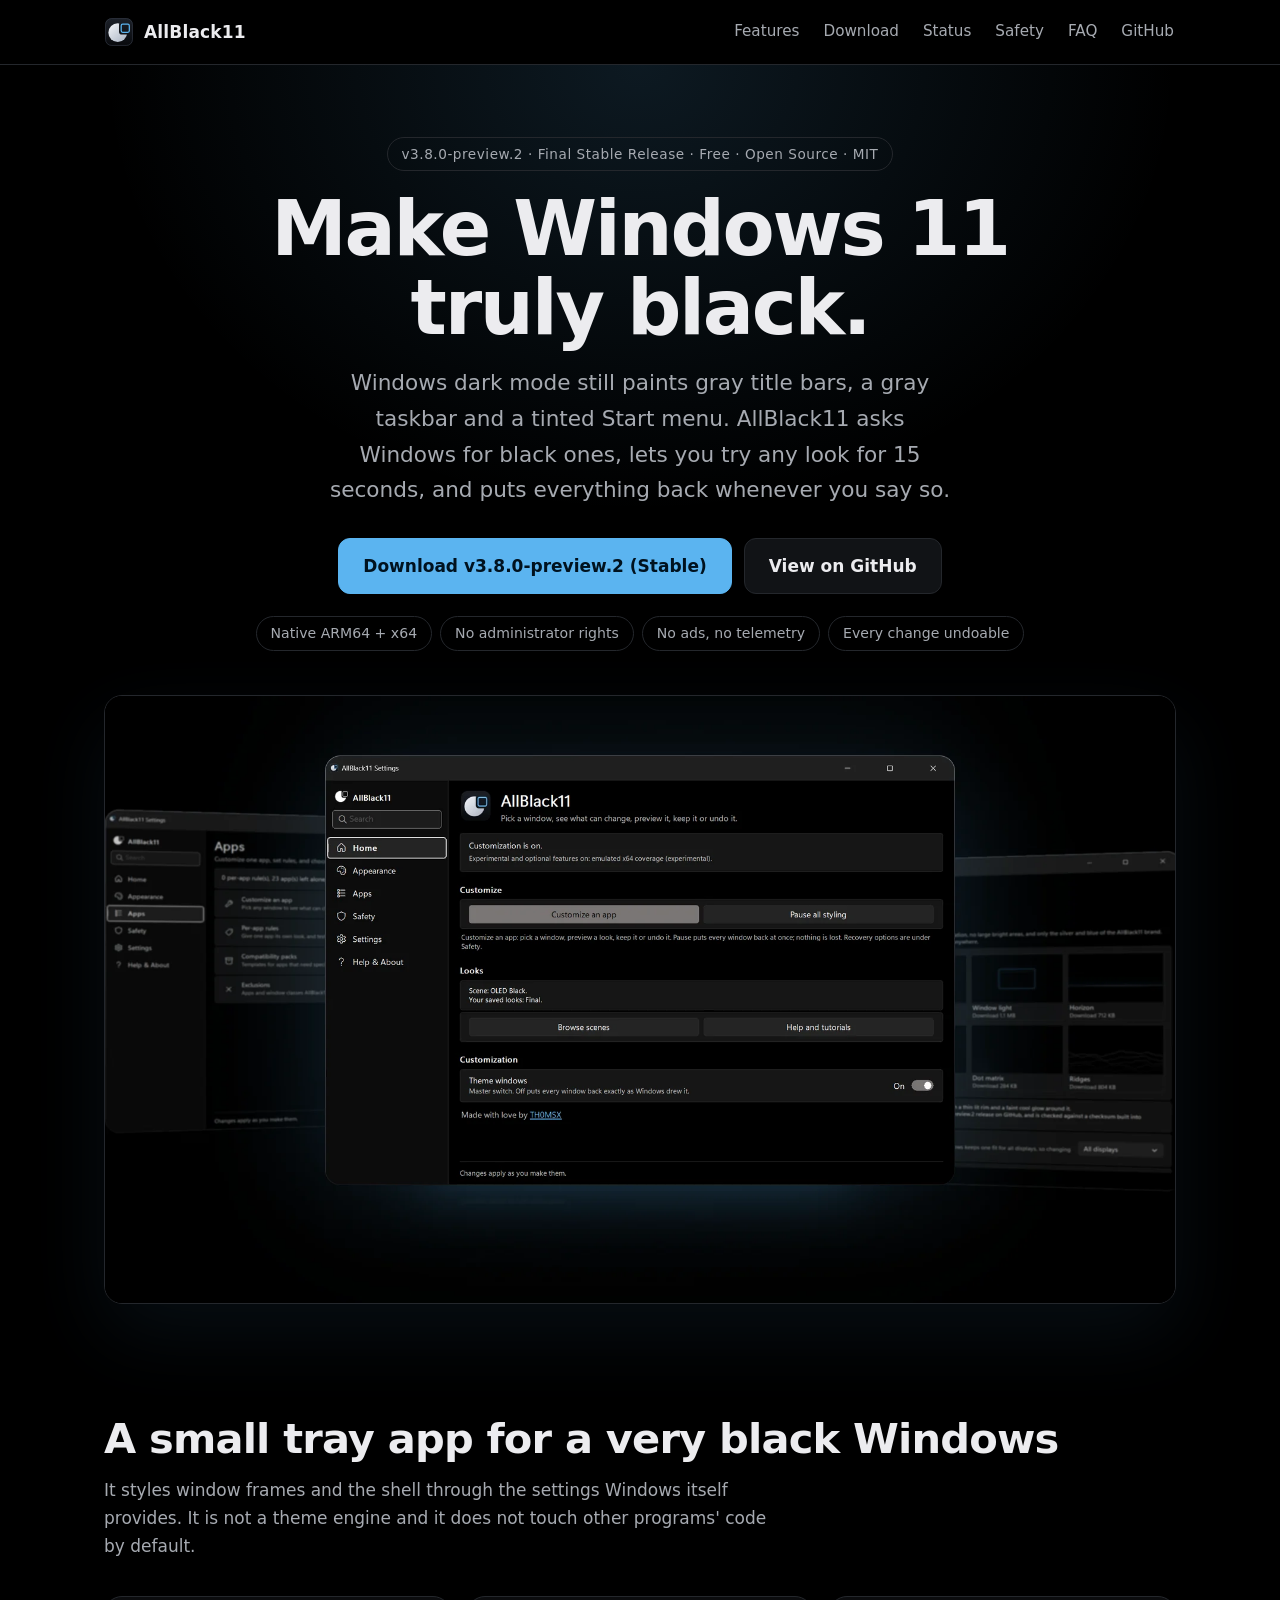
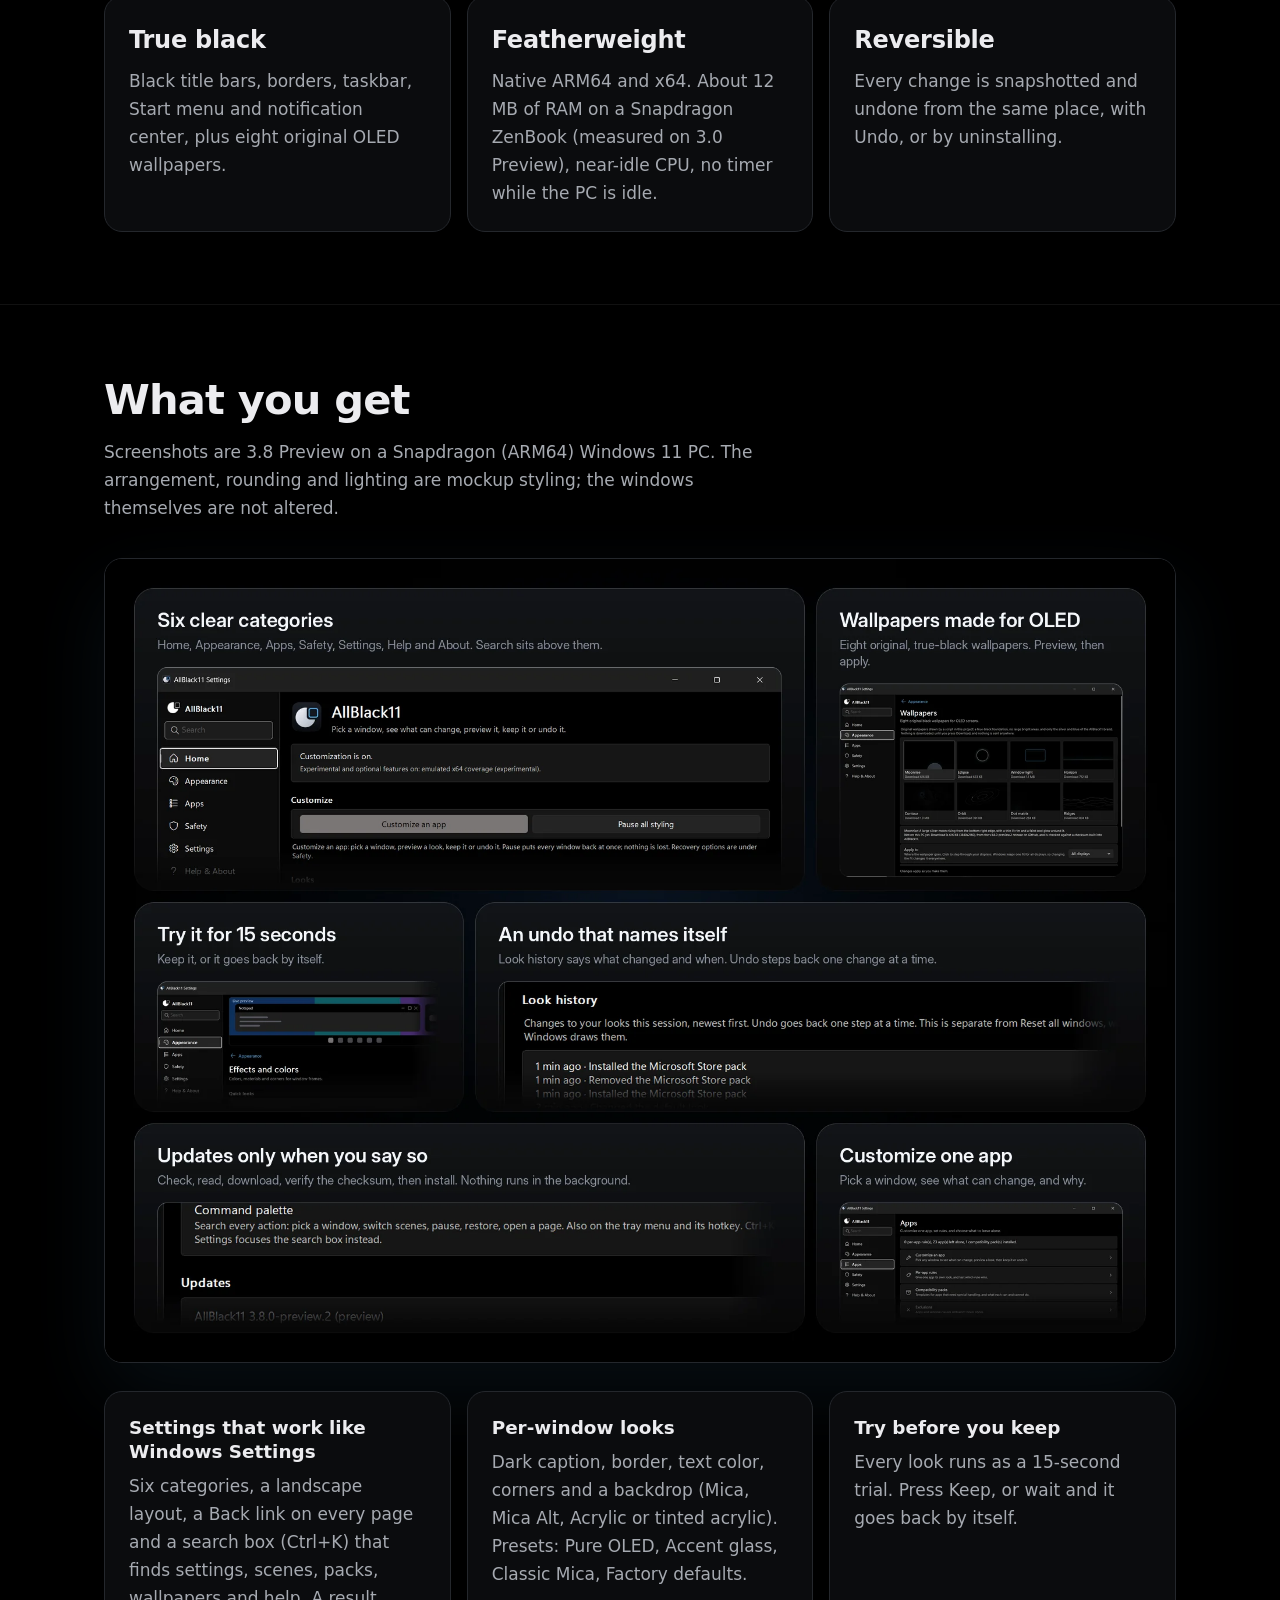
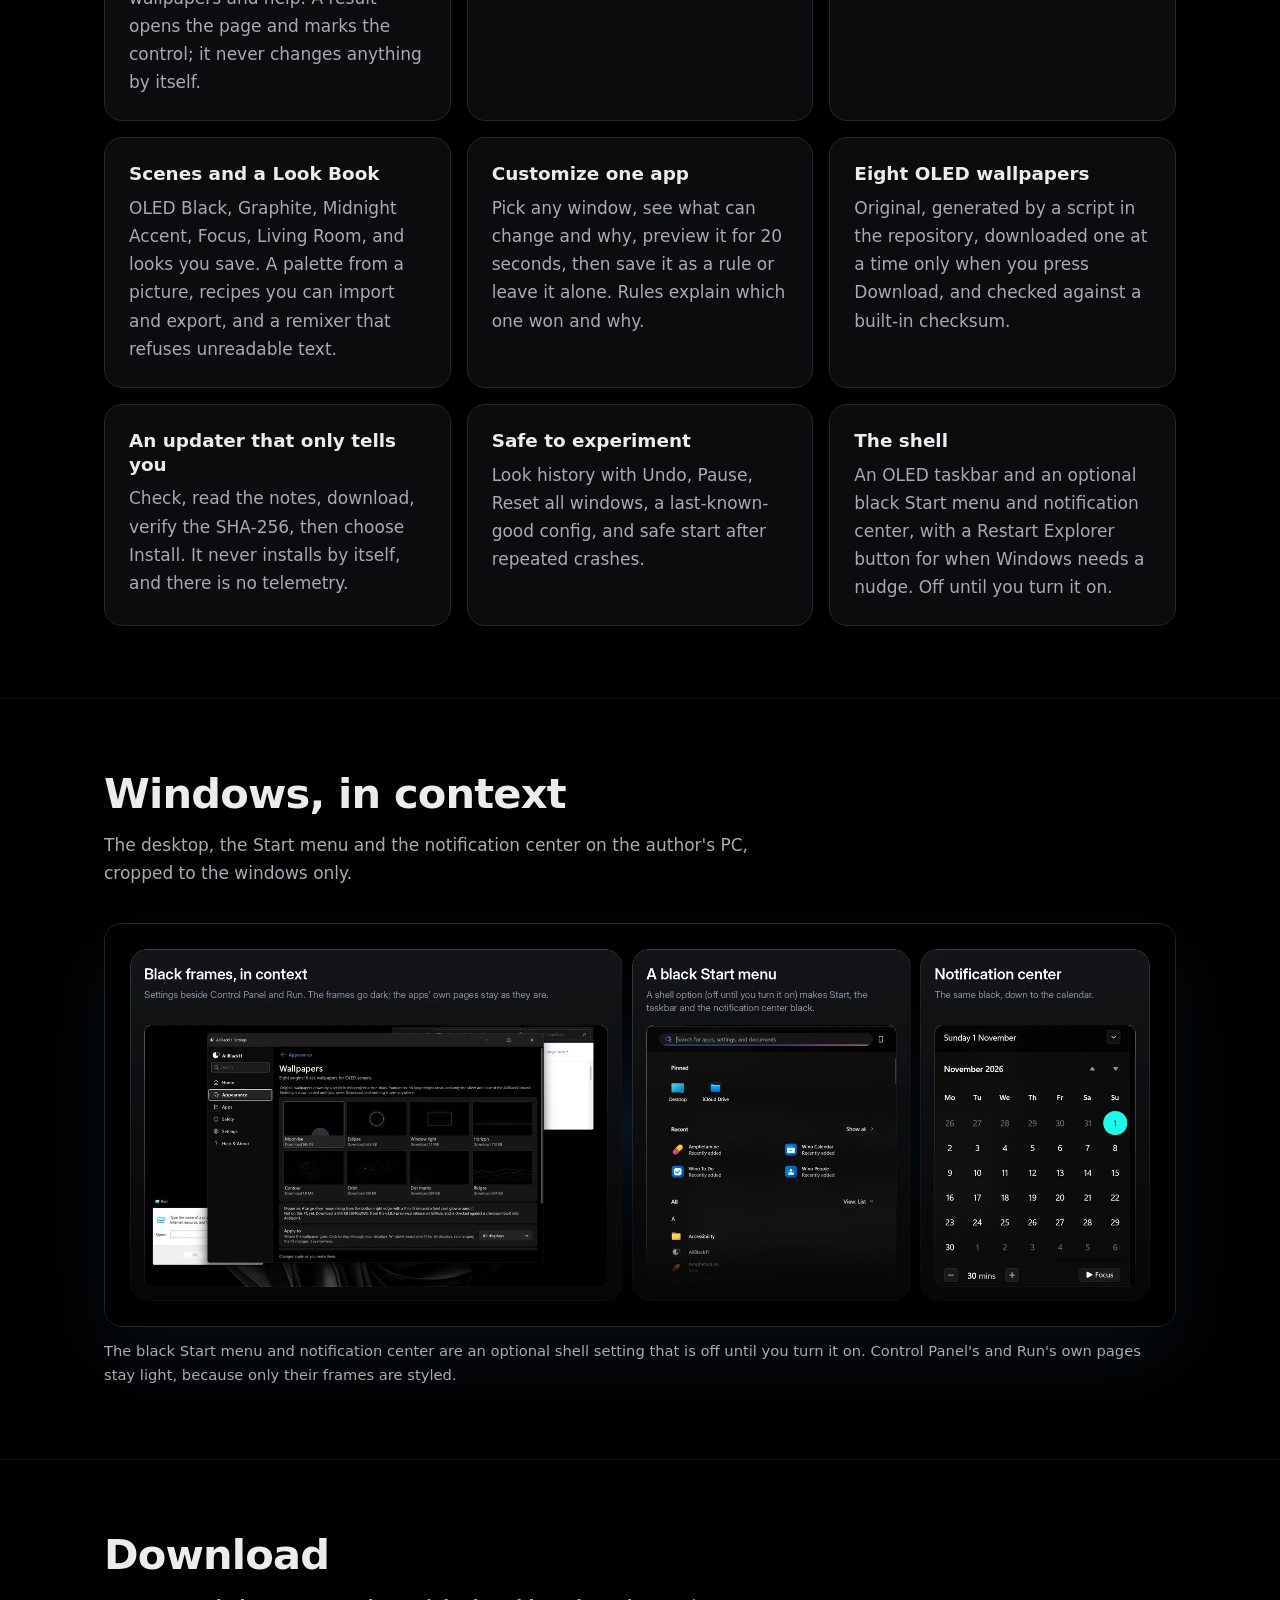
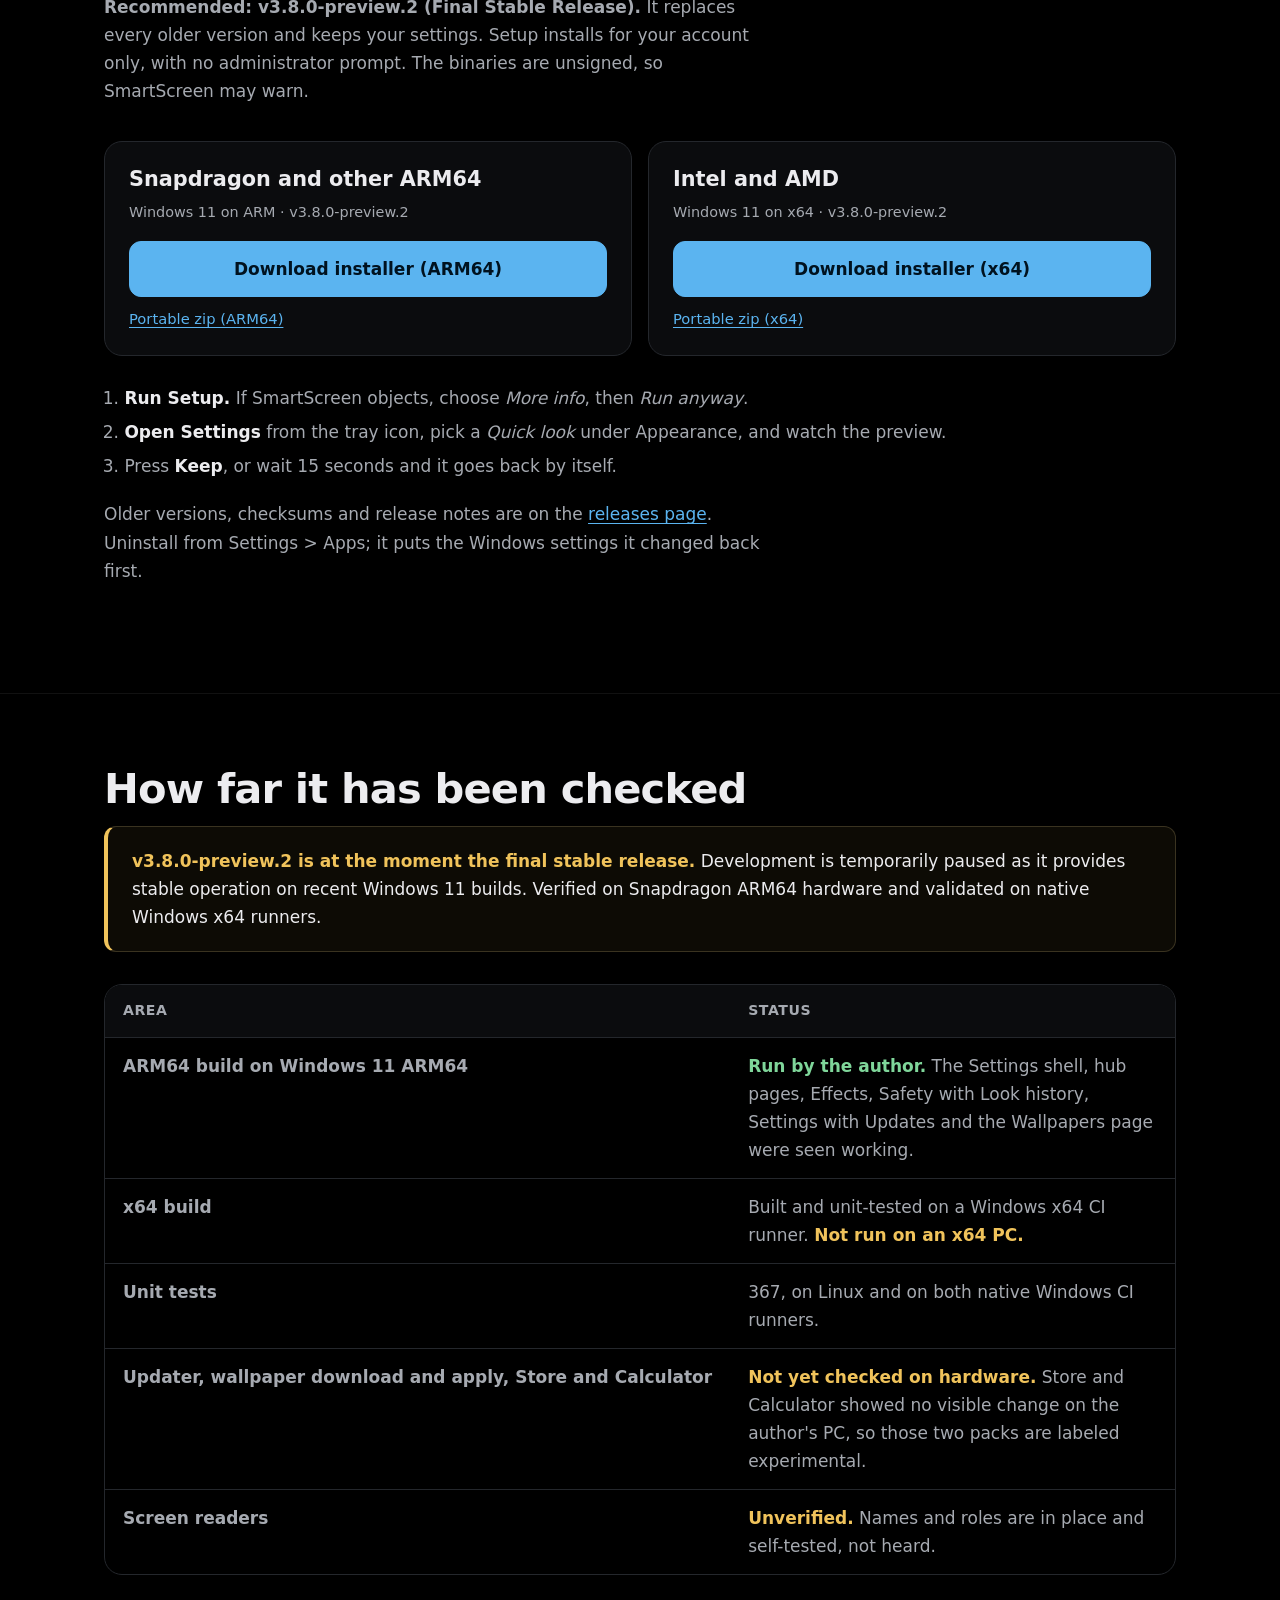
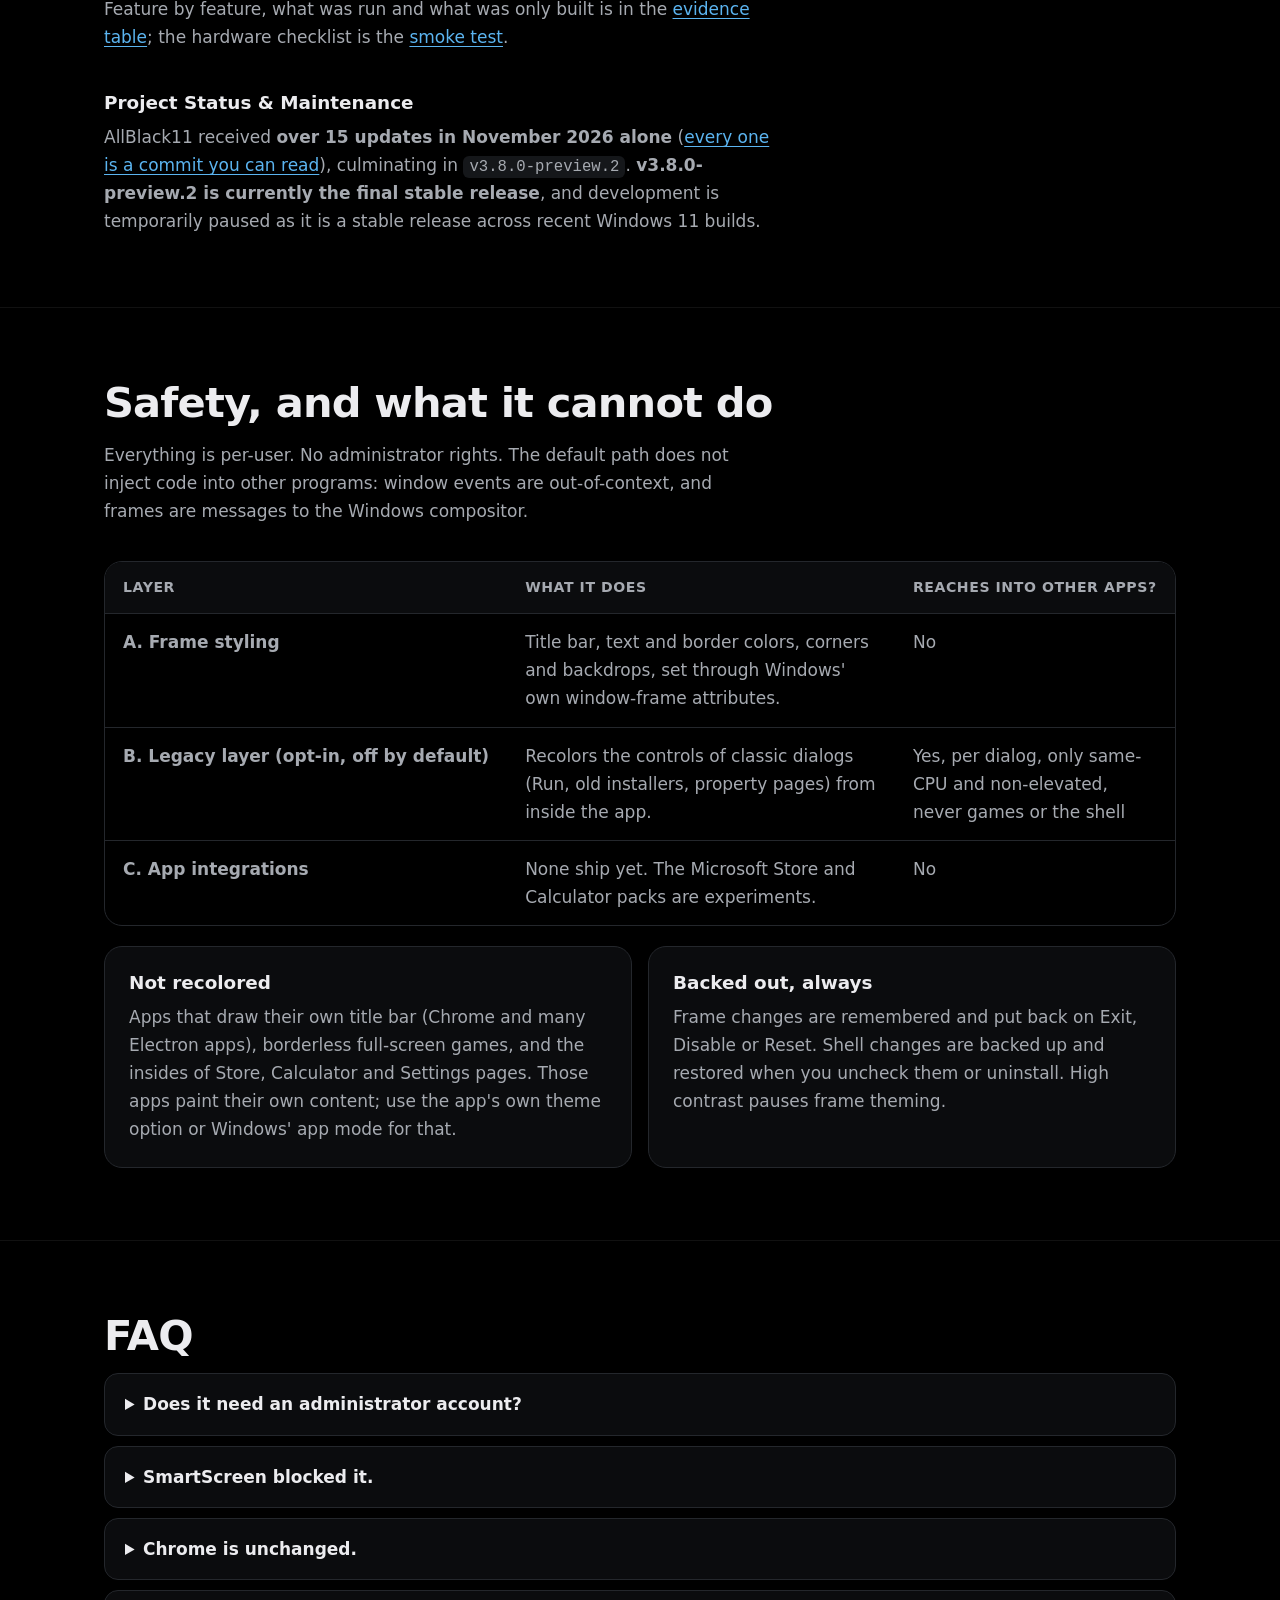
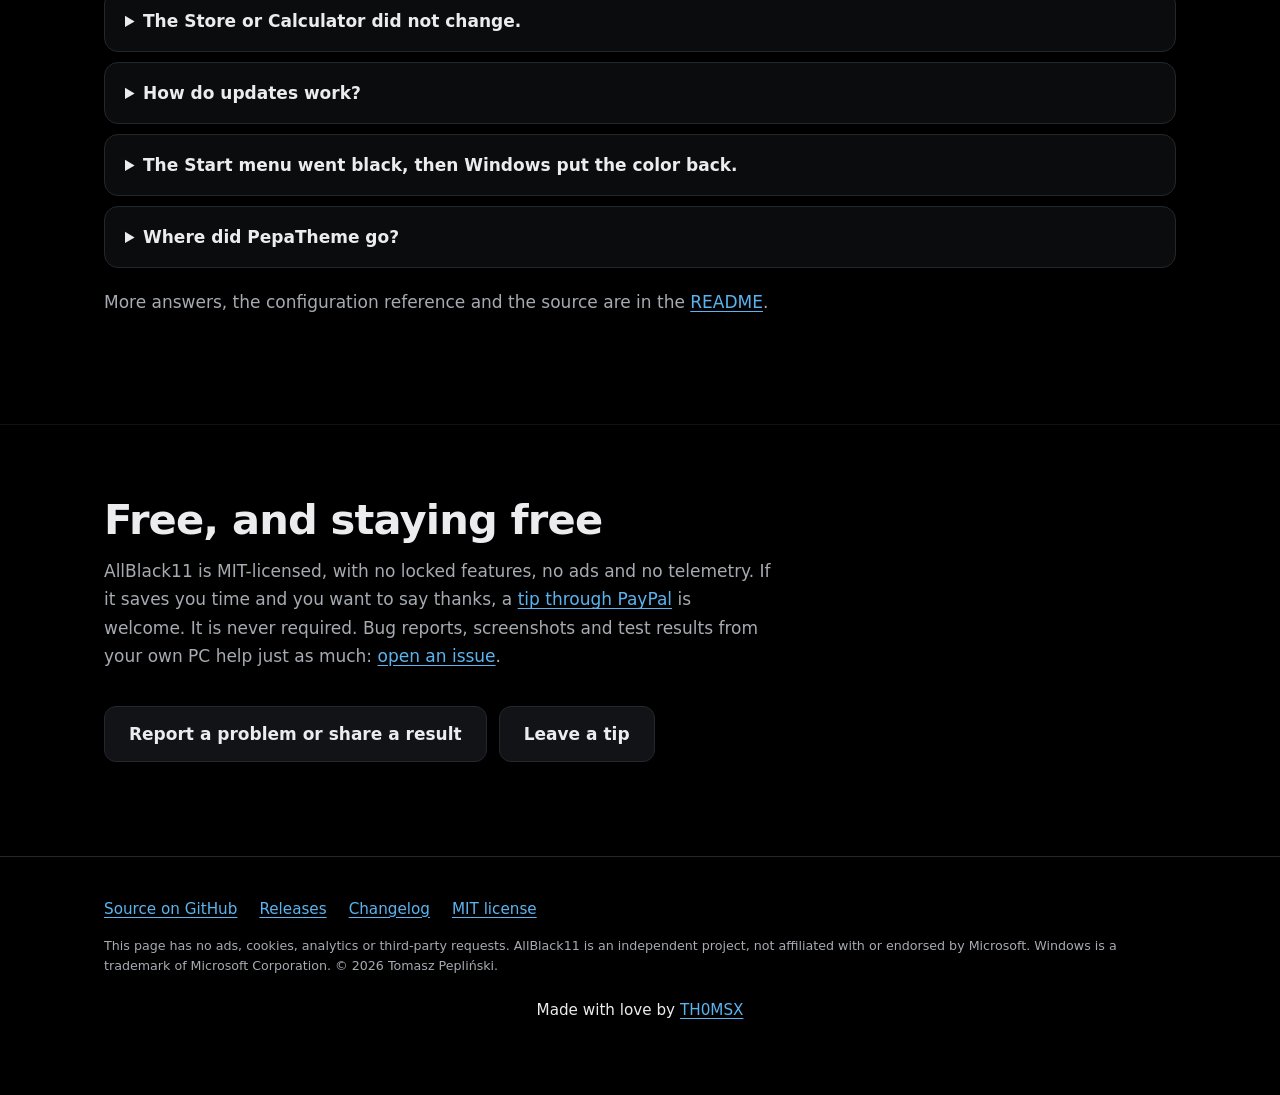
<file: site/index.html>
<!doctype html>
<html lang="en">
<head>
<meta charset="utf-8">
<meta name="viewport" content="width=device-width, initial-scale=1">
<title>AllBlack11: make Windows 11 truly black</title>
<meta name="description" content="A small, free, open-source tray app that asks Windows 11 for black title bars, borders, taskbar, Start menu and notification center. Native ARM64 and x64, no admin rights, fully reversible.">
<meta name="theme-color" content="#000000">
<meta name="color-scheme" content="dark">
<link rel="canonical" href="https://th0msx.github.io/AllBlack11/">
<link rel="icon" href="assets/icon.svg" type="image/svg+xml">
<link rel="apple-touch-icon" href="assets/apple-touch-icon.png">
<link rel="stylesheet" href="style.css">
<meta property="og:type" content="website">
<meta property="og:site_name" content="AllBlack11">
<meta property="og:title" content="AllBlack11: make Windows 11 truly black">
<meta property="og:description" content="OLED-friendly, featherweight, fully reversible. Native ARM64 and x64. Free and open source.">
<meta property="og:url" content="https://th0msx.github.io/AllBlack11/">
<meta property="og:image" content="https://th0msx.github.io/AllBlack11/assets/social-preview.png">
<meta property="og:image:width" content="1280">
<meta property="og:image:height" content="640">
<meta name="twitter:card" content="summary_large_image">
</head>
<body>
<a class="skip" href="#main">Skip to content</a>

<header class="site-header">
  <div class="wrap">
    <a class="brand" href="#top"><img src="assets/icon.svg" width="30" height="30" alt="">AllBlack11</a>
    <nav class="nav" aria-label="Main">
      <a href="#features">Features</a>
      <a href="#download">Download</a>
      <a href="#checked">Status</a>
      <a href="#safety">Safety</a>
      <a href="#faq">FAQ</a>
      <a href="https://github.com/TH0MSX/AllBlack11">GitHub</a>
    </nav>
  </div>
</header>

<main id="main">
<div id="top" class="hero">
  <div class="wrap">
    <p class="eyebrow">v3.8.0-preview.2 &middot; Final Stable Release &middot; Free &middot; Open Source &middot; MIT</p>
    <h1>Make Windows 11 truly black.</h1>
    <p class="lead">Windows dark mode still paints gray title bars, a gray taskbar and a tinted Start menu. AllBlack11 asks Windows for black ones, lets you try any look for 15 seconds, and puts everything back whenever you say so.</p>
    <div class="cta">
      <a class="btn primary" href="#download">Download v3.8.0-preview.2 (Stable)</a>
      <a class="btn" href="https://github.com/TH0MSX/AllBlack11">View on GitHub</a>
    </div>
    <ul class="chips" aria-label="Highlights">
      <li>Native ARM64 + x64</li>
      <li>No administrator rights</li>
      <li>No ads, no telemetry</li>
      <li>Every change undoable</li>
    </ul>
    <img class="shot" src="assets/hero.webp" width="1800" height="1020" fetchpriority="high"
         alt="AllBlack11 Settings floating over a black stage: Home with a search box, six categories and a Customize an app button, with the Apps and Wallpapers pages behind it">
  </div>
</div>

<section aria-labelledby="why">
  <div class="wrap">
    <h2 id="why">A small tray app for a very black Windows</h2>
    <p class="sub">It styles window frames and the shell through the settings Windows itself provides. It is not a theme engine and it does not touch other programs' code by default.</p>
    <div class="grid g3">
      <div class="card pillar">
        <span class="big">True black</span>
        <p>Black title bars, borders, taskbar, Start menu and notification center, plus eight original OLED wallpapers.</p>
      </div>
      <div class="card pillar">
        <span class="big">Featherweight</span>
        <p>Native ARM64 and x64. About 12 MB of RAM on a Snapdragon ZenBook (measured on 3.0 Preview), near-idle CPU, no timer while the PC is idle.</p>
      </div>
      <div class="card pillar">
        <span class="big">Reversible</span>
        <p>Every change is snapshotted and undone from the same place, with Undo, or by uninstalling.</p>
      </div>
    </div>
  </div>
</section>

<section id="features" aria-labelledby="features-h">
  <div class="wrap">
    <h2 id="features-h">What you get</h2>
    <p class="sub">Screenshots are 3.8 Preview on a Snapdragon (ARM64) Windows 11 PC. The arrangement, rounding and lighting are mockup styling; the windows themselves are not altered.</p>
    <figure>
      <img class="shot" src="assets/bento.webp" width="1838" height="1380" loading="lazy"
           alt="AllBlack11 in six tiles: six clear categories, wallpapers made for OLED, a 15-second try-out, a look history that names each change, updates only when you ask, and customizing one app">
    </figure>
    <div class="grid g3" style="margin-top:28px">
      <div class="card"><h3>Settings that work like Windows Settings</h3><p>Six categories, a landscape layout, a Back link on every page and a search box (Ctrl+K) that finds settings, scenes, packs, wallpapers and help. A result opens the page and marks the control; it never changes anything by itself.</p></div>
      <div class="card"><h3>Per-window looks</h3><p>Dark caption, border, text color, corners and a backdrop (Mica, Mica Alt, Acrylic or tinted acrylic). Presets: Pure OLED, Accent glass, Classic Mica, Factory defaults.</p></div>
      <div class="card"><h3>Try before you keep</h3><p>Every look runs as a 15-second trial. Press Keep, or wait and it goes back by itself.</p></div>
      <div class="card"><h3>Scenes and a Look Book</h3><p>OLED Black, Graphite, Midnight Accent, Focus, Living Room, and looks you save. A palette from a picture, recipes you can import and export, and a remixer that refuses unreadable text.</p></div>
      <div class="card"><h3>Customize one app</h3><p>Pick any window, see what can change and why, preview it for 20 seconds, then save it as a rule or leave it alone. Rules explain which one won and why.</p></div>
      <div class="card"><h3>Eight OLED wallpapers</h3><p>Original, generated by a script in the repository, downloaded one at a time only when you press Download, and checked against a built-in checksum.</p></div>
      <div class="card"><h3>An updater that only tells you</h3><p>Check, read the notes, download, verify the SHA-256, then choose Install. It never installs by itself, and there is no telemetry.</p></div>
      <div class="card"><h3>Safe to experiment</h3><p>Look history with Undo, Pause, Reset all windows, a last-known-good config, and safe start after repeated crashes.</p></div>
      <div class="card"><h3>The shell</h3><p>An OLED taskbar and an optional black Start menu and notification center, with a Restart Explorer button for when Windows needs a nudge. Off until you turn it on.</p></div>
    </div>
  </div>
</section>

<section aria-labelledby="context-h">
  <div class="wrap">
    <h2 id="context-h">Windows, in context</h2>
    <p class="sub">The desktop, the Start menu and the notification center on the author's PC, cropped to the windows only.</p>
    <figure>
      <img class="shot" src="assets/windows-gallery.webp" width="2127" height="798" loading="lazy"
           alt="Three crops from a Windows 11 ARM64 PC: AllBlack11 Settings beside Control Panel and Run with dark frames, a black Start menu, and the notification center calendar">
      <figcaption>The black Start menu and notification center are an optional shell setting that is off until you turn it on. Control Panel's and Run's own pages stay light, because only their frames are styled.</figcaption>
    </figure>
  </div>
</section>

<section id="download" aria-labelledby="download-h">
  <div class="wrap">
    <h2 id="download-h">Download</h2>
    <p class="sub"><strong>Recommended: v3.8.0-preview.2 (Final Stable Release).</strong> It replaces every older version and keeps your settings. Setup installs for your account only, with no administrator prompt. The binaries are unsigned, so SmartScreen may warn.</p>
    <div class="grid g2">
      <div class="card dl">
        <h3>Snapdragon and other ARM64</h3>
        <p class="tag">Windows 11 on ARM &middot; v3.8.0-preview.2</p>
        <a class="btn primary" href="https://github.com/TH0MSX/AllBlack11/releases/download/v3.8.0-preview.2/AllBlack11-Setup-arm64.exe">Download installer (ARM64)</a>
        <p class="alt"><a href="https://github.com/TH0MSX/AllBlack11/releases/download/v3.8.0-preview.2/AllBlack11-arm64.zip">Portable zip (ARM64)</a></p>
      </div>
      <div class="card dl">
        <h3>Intel and AMD</h3>
        <p class="tag">Windows 11 on x64 &middot; v3.8.0-preview.2</p>
        <a class="btn primary" href="https://github.com/TH0MSX/AllBlack11/releases/download/v3.8.0-preview.2/AllBlack11-Setup-x64.exe">Download installer (x64)</a>
        <p class="alt"><a href="https://github.com/TH0MSX/AllBlack11/releases/download/v3.8.0-preview.2/AllBlack11-x64.zip">Portable zip (x64)</a></p>
      </div>
    </div>
    <ol class="steps">
      <li><strong>Run Setup.</strong> If SmartScreen objects, choose <em>More info</em>, then <em>Run anyway</em>.</li>
      <li><strong>Open Settings</strong> from the tray icon, pick a <em>Quick look</em> under Appearance, and watch the preview.</li>
      <li>Press <strong>Keep</strong>, or wait 15 seconds and it goes back by itself.</li>
    </ol>
    <p class="sub" style="margin-top:20px">Older versions, checksums and release notes are on the <a href="https://github.com/TH0MSX/AllBlack11/releases">releases page</a>. Uninstall from Settings &gt; Apps; it puts the Windows settings it changed back first.</p>
  </div>
</section>

<section id="checked" aria-labelledby="checked-h">
  <div class="wrap">
    <h2 id="checked-h">How far it has been checked</h2>
    <div class="note">
      <p><strong>v3.8.0-preview.2 is at the moment the final stable release.</strong> Development is temporarily paused as it provides stable operation on recent Windows 11 builds. Verified on Snapdragon ARM64 hardware and validated on native Windows x64 runners.</p>
    </div>
    <div class="table-wrap">
      <table>
        <thead><tr><th scope="col">Area</th><th scope="col">Status</th></tr></thead>
        <tbody>
          <tr><td>ARM64 build on Windows 11 ARM64</td><td><strong class="ok">Run by the author.</strong> The Settings shell, hub pages, Effects, Safety with Look history, Settings with Updates and the Wallpapers page were seen working.</td></tr>
          <tr><td>x64 build</td><td>Built and unit-tested on a Windows x64 CI runner. <strong class="todo">Not run on an x64 PC.</strong></td></tr>
          <tr><td>Unit tests</td><td>367, on Linux and on both native Windows CI runners.</td></tr>
          <tr><td>Updater, wallpaper download and apply, Store and Calculator</td><td><strong class="todo">Not yet checked on hardware.</strong> Store and Calculator showed no visible change on the author's PC, so those two packs are labeled experimental.</td></tr>
          <tr><td>Screen readers</td><td><strong class="todo">Unverified.</strong> Names and roles are in place and self-tested, not heard.</td></tr>
        </tbody>
      </table>
    </div>
    <p class="sub" style="margin-top:20px">Feature by feature, what was run and what was only built is in the <a href="https://github.com/TH0MSX/AllBlack11/blob/main/docs/dev/EVIDENCE.md">evidence table</a>; the hardware checklist is the <a href="https://github.com/TH0MSX/AllBlack11/blob/main/docs/dev/SMOKE-TEST.md">smoke test</a>.</p>

    <h3 style="margin-top:40px">Project Status & Maintenance</h3>
    <p class="sub" style="margin-bottom:0">AllBlack11 received <strong>over 15 updates in November 2026 alone</strong> (<a href="https://github.com/TH0MSX/AllBlack11/commits/main/?since=2026-11-01&amp;until=2026-11-30">every one is a commit you can read</a>), culminating in <code>v3.8.0-preview.2</code>. <strong>v3.8.0-preview.2 is currently the final stable release</strong>, and development is temporarily paused as it is a stable release across recent Windows 11 builds.</p>
  </div>
</section>

<section id="safety" aria-labelledby="safety-h">
  <div class="wrap">
    <h2 id="safety-h">Safety, and what it cannot do</h2>
    <p class="sub">Everything is per-user. No administrator rights. The default path does not inject code into other programs: window events are out-of-context, and frames are messages to the Windows compositor.</p>
    <div class="table-wrap">
      <table>
        <thead><tr><th scope="col">Layer</th><th scope="col">What it does</th><th scope="col">Reaches into other apps?</th></tr></thead>
        <tbody>
          <tr><td>A. Frame styling</td><td>Title bar, text and border colors, corners and backdrops, set through Windows' own window-frame attributes.</td><td>No</td></tr>
          <tr><td>B. Legacy layer (opt-in, off by default)</td><td>Recolors the controls of classic dialogs (Run, old installers, property pages) from inside the app.</td><td>Yes, per dialog, only same-CPU and non-elevated, never games or the shell</td></tr>
          <tr><td>C. App integrations</td><td>None ship yet. The Microsoft Store and Calculator packs are experiments.</td><td>No</td></tr>
        </tbody>
      </table>
    </div>
    <div class="grid g2" style="margin-top:20px">
      <div class="card"><h3>Not recolored</h3><p>Apps that draw their own title bar (Chrome and many Electron apps), borderless full-screen games, and the insides of Store, Calculator and Settings pages. Those apps paint their own content; use the app's own theme option or Windows' app mode for that.</p></div>
      <div class="card"><h3>Backed out, always</h3><p>Frame changes are remembered and put back on Exit, Disable or Reset. Shell changes are backed up and restored when you uncheck them or uninstall. High contrast pauses frame theming.</p></div>
    </div>
  </div>
</section>

<section id="faq" aria-labelledby="faq-h">
  <div class="wrap">
    <h2 id="faq-h">FAQ</h2>
    <details>
      <summary>Does it need an administrator account?</summary>
      <div><p>No. The program runs as the current user and its registry writes are per-user.</p></div>
    </details>
    <details>
      <summary>SmartScreen blocked it.</summary>
      <div><p>The binaries are unsigned. Choose <em>More info</em>, then <em>Run anyway</em>. You can also check the SHA-256 shown on the release page.</p></div>
    </details>
    <details>
      <summary>Chrome is unchanged.</summary>
      <div><p>Chrome draws its own title bar. AllBlack11 only changes frames that Windows itself paints.</p></div>
    </details>
    <details>
      <summary>The Store or Calculator did not change.</summary>
      <div><p>Expected. Those windows are hosted by Windows' app frame and draw their own pages. The experimental packs ask only for frame colors that are close to the default look. For page colors, use the app's own theme option or Windows' app mode (Settings &gt; Personalization &gt; Colors).</p></div>
    </details>
    <details>
      <summary>How do updates work?</summary>
      <div><p>Settings &gt; Updates asks GitHub, only when you press Check (or once a day if you turn that on), whether a newer release exists. It never installs by itself: you read what is new, download, the checksum is verified, then you choose Install.</p></div>
    </details>
    <details>
      <summary>The Start menu went black, then Windows put the color back.</summary>
      <div><p>Changing the accent in Settings rebuilds Windows' palette. While <em>Black Start, taskbar &amp; notification center</em> is on, AllBlack11 watches for that and sets the three slots back to black.</p></div>
    </details>
    <details>
      <summary>Where did PepaTheme go?</summary>
      <div><p>Same program, new name. The first launch copies the old config and snapshots when the new ones are missing.</p></div>
    </details>
    <p class="sub" style="margin-top:20px">More answers, the configuration reference and the source are in the <a href="https://github.com/TH0MSX/AllBlack11#readme">README</a>.</p>
  </div>
</section>

<section id="support" aria-labelledby="support-h">
  <div class="wrap">
    <h2 id="support-h">Free, and staying free</h2>
    <p class="sub">AllBlack11 is MIT-licensed, with no locked features, no ads and no telemetry. If it saves you time and you want to say thanks, a <a href="https://paypal.me/peplinski00">tip through PayPal</a> is welcome. It is never required. Bug reports, screenshots and test results from your own PC help just as much: <a href="https://github.com/TH0MSX/AllBlack11/issues">open an issue</a>.</p>
    <div class="cta" style="justify-content:flex-start">
      <a class="btn" href="https://github.com/TH0MSX/AllBlack11/issues">Report a problem or share a result</a>
      <a class="btn" href="https://paypal.me/peplinski00">Leave a tip</a>
    </div>
  </div>
</section>
</main>

<footer class="site-footer">
  <div class="wrap">
    <nav aria-label="Footer">
      <a href="https://github.com/TH0MSX/AllBlack11">Source on GitHub</a>
      <a href="https://github.com/TH0MSX/AllBlack11/releases">Releases</a>
      <a href="https://github.com/TH0MSX/AllBlack11/blob/main/CHANGELOG.md">Changelog</a>
      <a href="https://github.com/TH0MSX/AllBlack11/blob/main/LICENSE">MIT license</a>
    </nav>
    <small>This page has no ads, cookies, analytics or third-party requests. AllBlack11 is an independent project, not affiliated with or endorsed by Microsoft. Windows is a trademark of Microsoft Corporation. &copy; 2026 Tomasz Pepli&#324;ski.</small>
    <p class="made">Made with love by <a href="https://github.com/TH0MSX">TH0MSX</a></p>
  </div>
</footer>
</body>
</html>
</file>
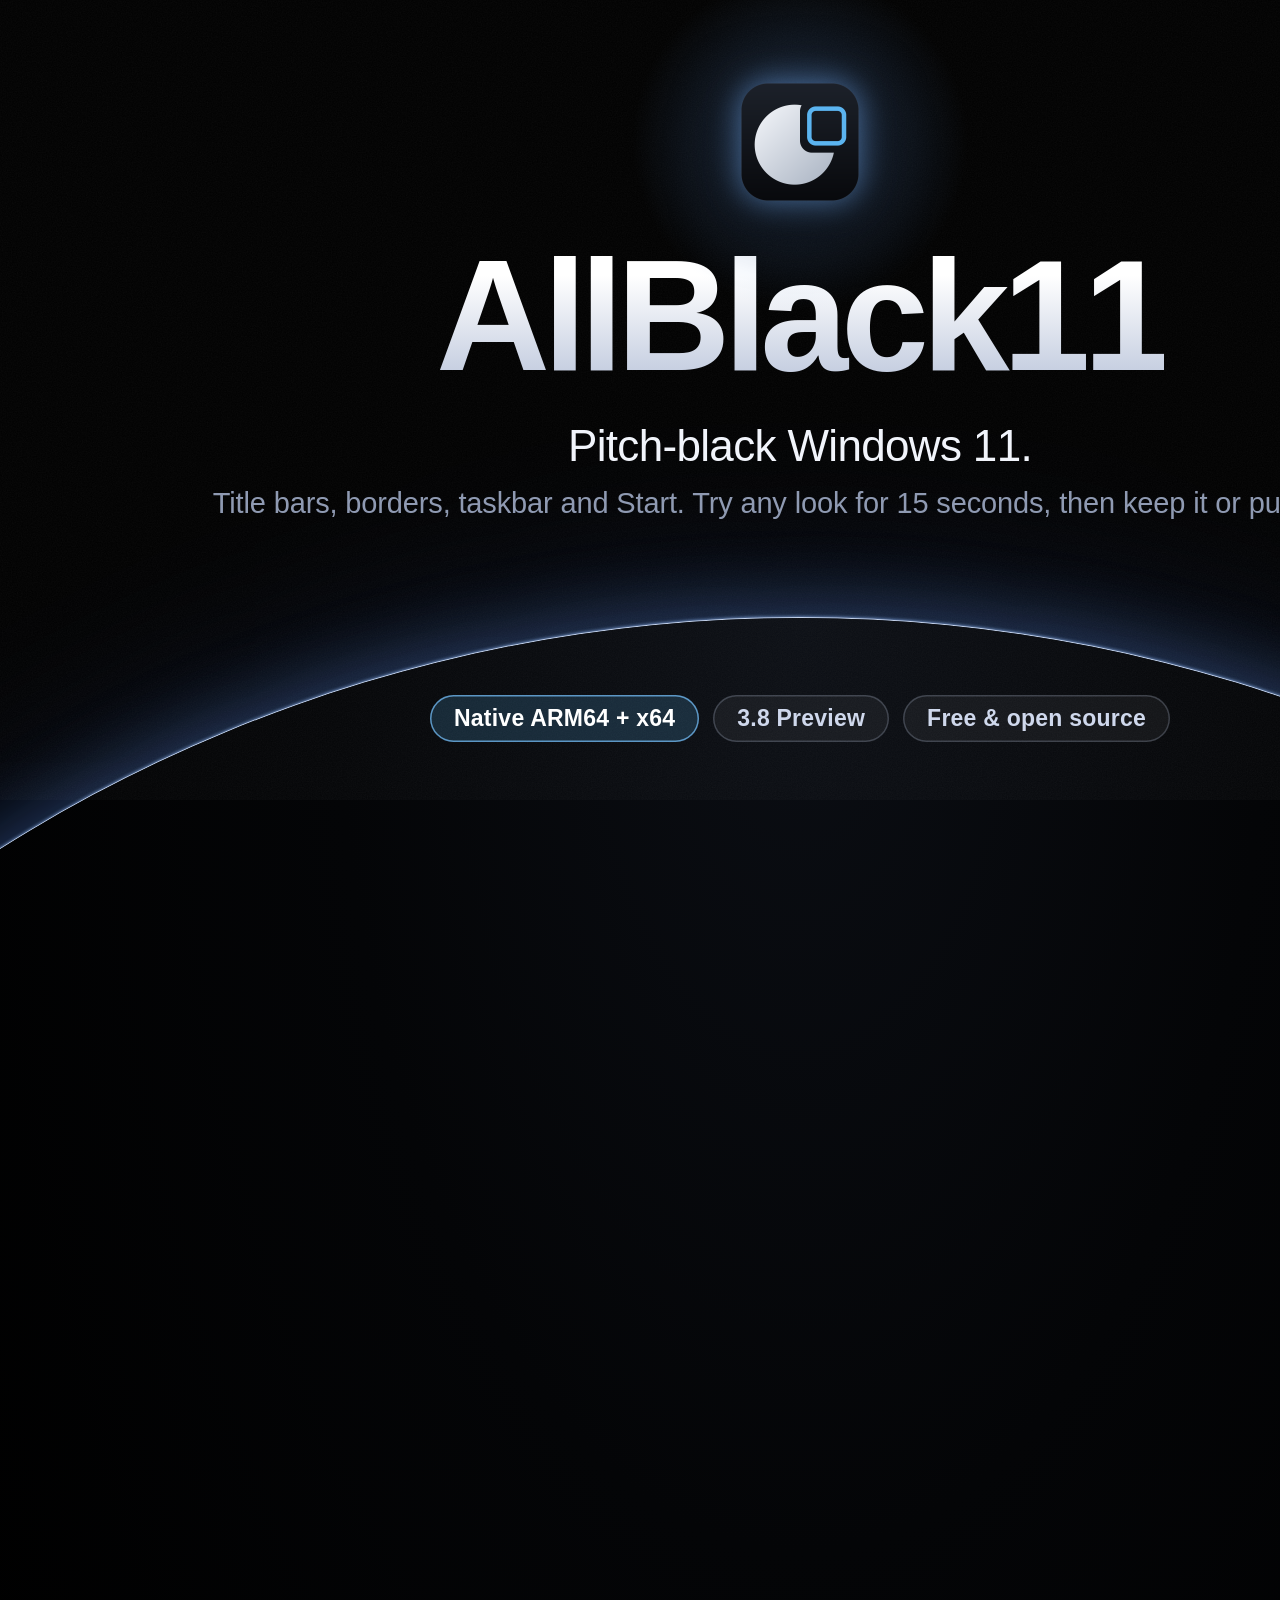
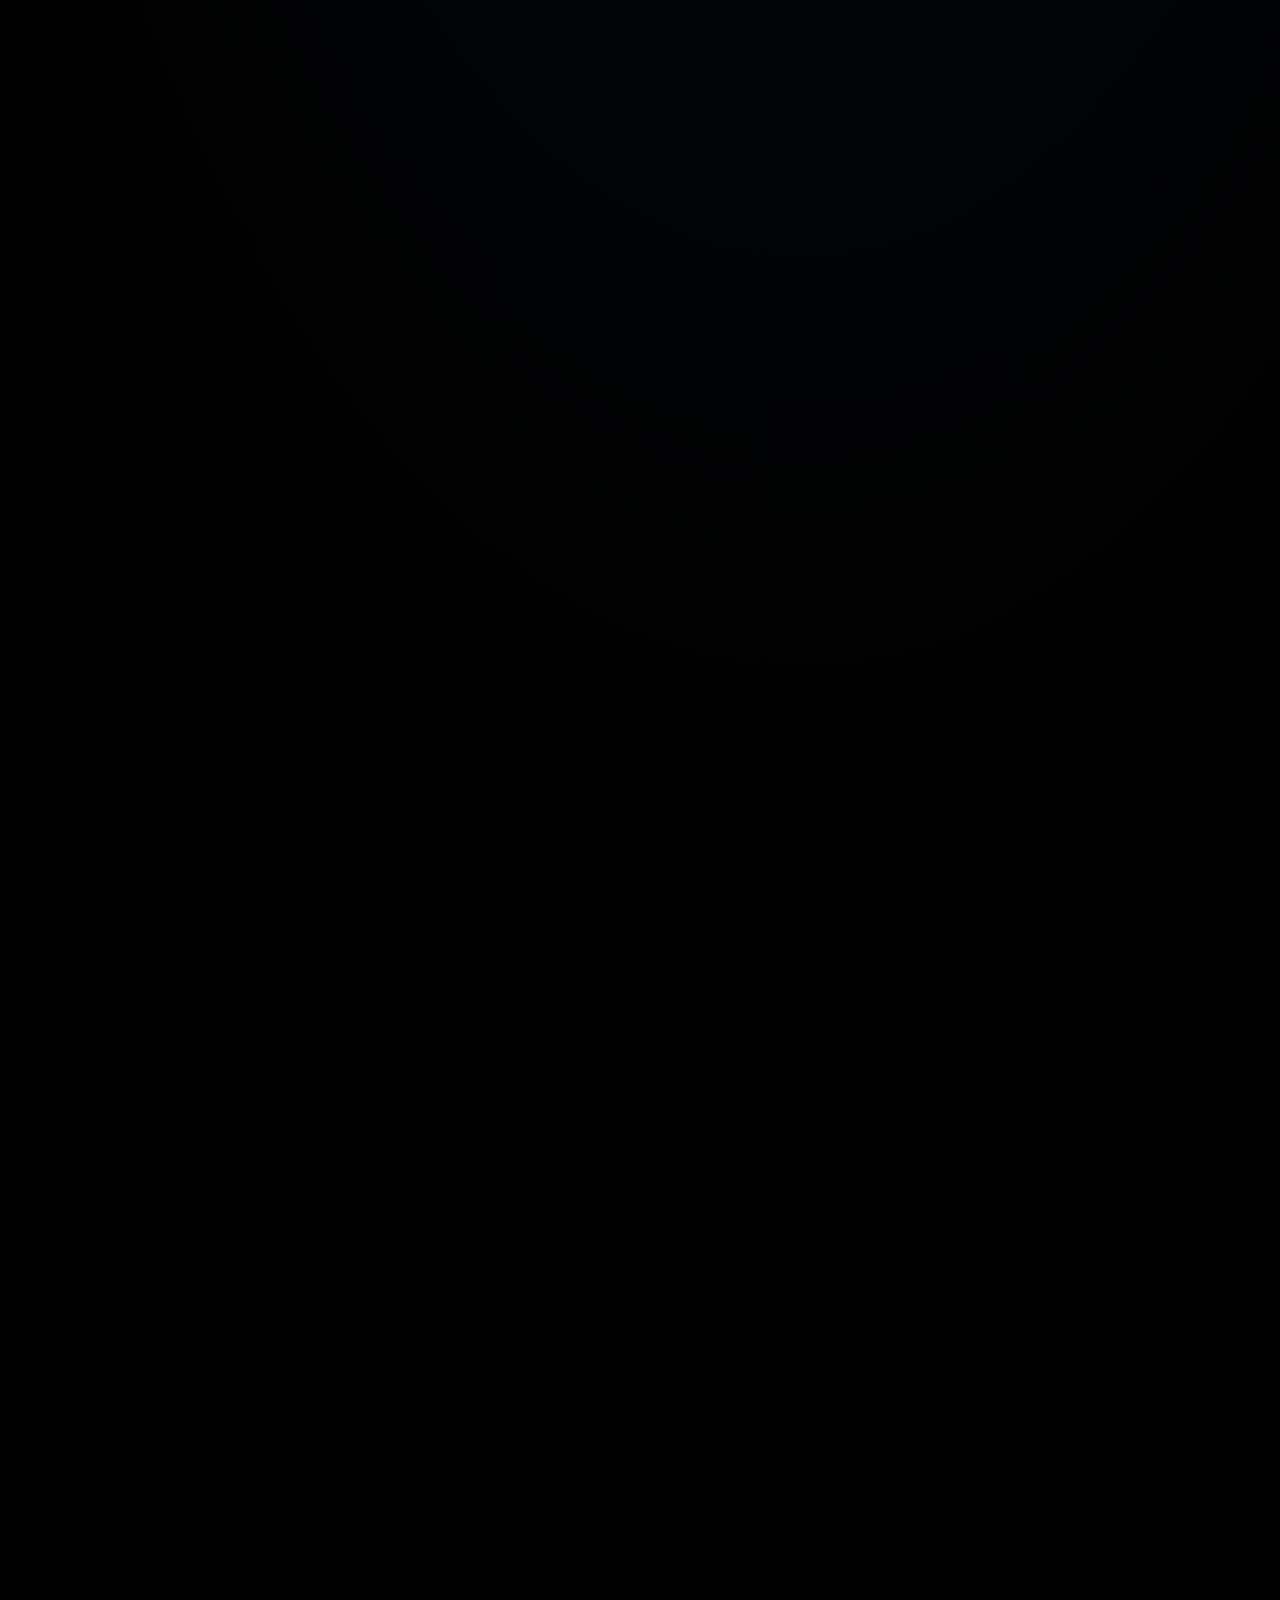
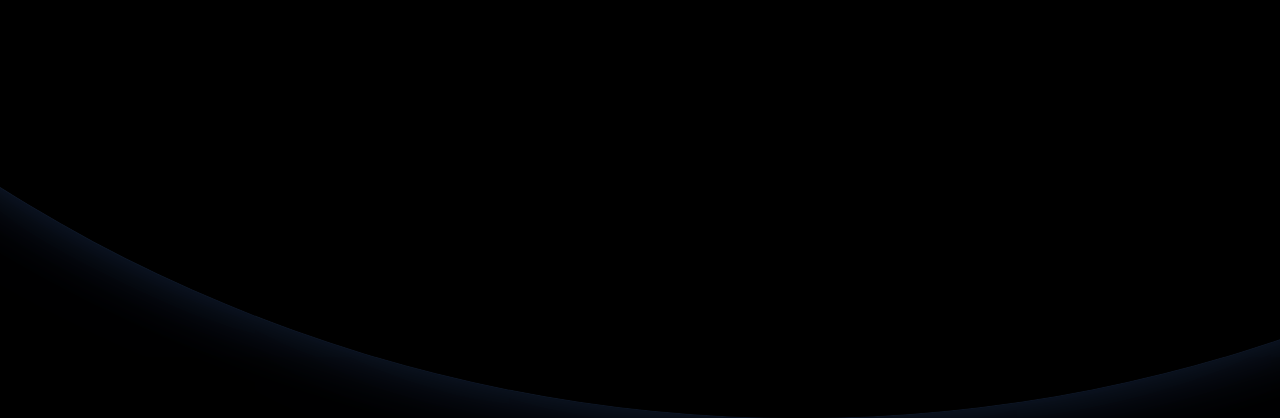
<file: docs/banner-source/banner.html>
<!doctype html><html><head><meta charset="utf-8"><style>
/* 1600x800: the README banner. Pitch black, one moonlit rim, one glow. No colored blobs.
   Render with: node docs/banner-source/shot.js   (needs Playwright; nothing else) */
*{box-sizing:border-box;margin:0;padding:0}
html,body{width:1600px;height:800px}
body{position:relative;overflow:hidden;background:#000;color:#fff;
 font-family:"Inter Display","Inter","Segoe UI Variable Display","Segoe UI",Helvetica,Arial,sans-serif;
 -webkit-font-smoothing:antialiased}
/* A huge dark disc rising from below: the brand's moon, seen as a lit edge and nothing else.
   It is lighter than the page by about one percent, so it reads as depth, not as a shape. */
.moon{position:absolute;left:50%;top:618px;width:3000px;height:3000px;margin-left:-1500px;border-radius:50%;
 background:radial-gradient(ellipse at 50% 0%,#0b0e14 0%,#040507 22%,#000 46%);
 box-shadow:0 -1px 0 rgba(214,226,246,.85),0 -2px 3px rgba(150,190,255,.55),0 -14px 70px rgba(100,160,255,.30),0 -60px 160px rgba(80,130,255,.10)}
/* The rim is brightest at the top centre and dies away to the sides. */
.rim-mask{position:absolute;inset:0;background:radial-gradient(ellipse at 50% 78%,rgba(0,0,0,0) 0,rgba(0,0,0,0) 28%,#000 62%)}
.stage{position:absolute;inset:0;display:flex;flex-direction:column;align-items:center}
.logo{margin-top:78px;width:128px;height:128px;position:relative}
.logo::before{content:"";position:absolute;left:50%;top:50%;width:360px;height:360px;transform:translate(-50%,-50%);
 background:radial-gradient(circle,rgba(110,170,255,.40) 0%,rgba(110,170,255,.13) 36%,rgba(110,170,255,0) 66%)}
.logo img{position:relative;width:128px;height:128px;border-radius:30px;
 filter:drop-shadow(0 0 16px rgba(120,180,255,.6)) drop-shadow(0 12px 30px rgba(0,0,0,.8))}
h1{margin-top:30px;font-size:158px;line-height:1;font-weight:600;letter-spacing:-.045em;
 background:linear-gradient(180deg,#ffffff 25%,#b9c4da 100%);-webkit-background-clip:text;background-clip:text;color:transparent}
.lead{margin-top:26px;font-size:44px;line-height:1.2;font-weight:500;letter-spacing:-.015em;color:#f1f4fb;text-align:center}
.sub{margin-top:12px;font-size:29px;line-height:1.3;font-weight:400;letter-spacing:-.005em;color:#8f9ab2;text-align:center}
.pills{position:absolute;bottom:58px;display:flex;gap:14px}
.pill{padding:10px 24px;border-radius:999px;font-size:23px;font-weight:600;letter-spacing:.01em;color:#cfd8ec;
 background:rgba(255,255,255,.05);box-shadow:inset 0 0 0 1.5px rgba(200,215,240,.22)}
.pill.on{color:#fff;background:rgba(91,180,240,.18);box-shadow:inset 0 0 0 1.5px rgba(120,195,255,.7)}
.grain{position:absolute;inset:0;opacity:.05;mix-blend-mode:screen}
</style></head><body>
<div class="moon"></div>
<svg class="grain" width="1600" height="800"><filter id="n"><feTurbulence type="fractalNoise" baseFrequency=".8" numOctaves="2" stitchTiles="stitch"/><feColorMatrix type="saturate" values="0"/></filter><rect width="100%" height="100%" filter="url(#n)"/></svg>
<div class="stage">
  <div class="logo"><img src="../../assets/brand/png/allblack11-512.png" alt=""></div>
  <h1>AllBlack11</h1>
  <div class="lead">Pitch-black Windows 11.</div>
  <div class="sub">Title bars, borders, taskbar and Start. Try any look for 15 seconds, then keep it or put it back.</div>
  <div class="pills"><span class="pill on">Native ARM64 + x64</span><span class="pill">3.8 Preview</span><span class="pill">Free &amp; open source</span></div>
</div>
</body></html>
</file>
<file: site/style.css>
/* AllBlack11 site. One file, no imports, no web fonts, no third-party requests. */
:root {
  --bg: #000;
  --panel: #0b0c0e;
  --panel-2: #111316;
  --line: #24272c;
  --text: #ececef;
  --muted: #a6aab1;
  --accent: #5bb4f0;
  --accent-ink: #00121f;
  --warn: #f0c35b;
  --radius: 18px;
  --max: 1120px;
  color-scheme: dark;
}

* { box-sizing: border-box; }

html {
  scroll-behavior: smooth;
  scroll-padding-top: 76px;
  -webkit-text-size-adjust: 100%;
}

@media (prefers-reduced-motion: reduce) {
  html { scroll-behavior: auto; }
  * { transition: none !important; animation: none !important; }
}

body {
  margin: 0;
  background: var(--bg);
  color: var(--text);
  font: 400 1.0625rem/1.65 "Segoe UI Variable Text", "Segoe UI", system-ui, -apple-system, Roboto, Helvetica, Arial, sans-serif;
}

img { max-width: 100%; height: auto; display: block; }

a { color: var(--accent); text-underline-offset: 3px; }
a:hover { color: #9bd3f7; }

:focus-visible {
  outline: 3px solid var(--accent);
  outline-offset: 3px;
  border-radius: 6px;
}

.skip {
  position: absolute;
  left: 12px;
  top: -64px;
  background: var(--accent);
  color: var(--accent-ink);
  padding: 10px 16px;
  border-radius: 10px;
  font-weight: 600;
  z-index: 20;
}
.skip:focus { top: 12px; }

.wrap { max-width: var(--max); margin: 0 auto; padding: 0 24px; }

/* Header */
.site-header {
  position: sticky;
  top: 0;
  z-index: 10;
  background: rgba(0, 0, 0, 0.82);
  -webkit-backdrop-filter: blur(18px) saturate(140%);
  backdrop-filter: blur(18px) saturate(140%);
  border-bottom: 1px solid var(--line);
}
.site-header .wrap {
  display: flex;
  align-items: center;
  justify-content: space-between;
  gap: 16px;
  min-height: 64px;
}
.brand {
  display: flex;
  align-items: center;
  gap: 10px;
  color: var(--text);
  text-decoration: none;
  font-weight: 650;
  letter-spacing: 0.01em;
}
.brand img { width: 30px; height: 30px; border-radius: 8px; }
.nav { display: flex; flex-wrap: wrap; gap: 4px 20px; }
.nav a {
  color: var(--muted);
  text-decoration: none;
  font-size: 0.95rem;
  padding: 6px 2px;
}
.nav a:hover { color: var(--text); }

@media (max-width: 700px) {
  /* Brand on its own row, links below it; not sticky so two rows never cover the page. */
  .site-header { position: static; }
  .site-header .wrap { flex-direction: column; align-items: flex-start; gap: 2px; padding-top: 10px; padding-bottom: 8px; }
  .nav { gap: 2px 18px; }
  html { scroll-padding-top: 12px; }
}

/* Hero */
.hero {
  text-align: center;
  padding: 72px 0 40px;
  background:
    radial-gradient(60% 50% at 50% 0%, rgba(91, 180, 240, 0.14), rgba(91, 180, 240, 0) 70%);
}
.eyebrow {
  display: inline-block;
  margin: 0 0 18px;
  padding: 5px 14px;
  border: 1px solid var(--line);
  border-radius: 999px;
  color: var(--muted);
  font-size: 0.85rem;
  letter-spacing: 0.04em;
}
h1 {
  margin: 0 auto 18px;
  max-width: 16ch;
  font-size: clamp(2.5rem, 7vw, 4.75rem);
  line-height: 1.04;
  letter-spacing: -0.03em;
  font-weight: 700;
}
.lead {
  margin: 0 auto 30px;
  max-width: 46ch;
  color: var(--muted);
  font-size: clamp(1.1rem, 2.4vw, 1.35rem);
}
.cta { display: flex; flex-wrap: wrap; gap: 12px; justify-content: center; margin-bottom: 22px; }
.btn {
  display: inline-block;
  padding: 13px 24px;
  border-radius: 12px;
  border: 1px solid var(--line);
  background: var(--panel-2);
  color: var(--text);
  font-weight: 600;
  text-decoration: none;
  transition: background 0.15s, border-color 0.15s;
}
.btn:hover { background: #1a1d21; border-color: #3a3f46; color: var(--text); }
.btn.primary { background: var(--accent); border-color: var(--accent); color: var(--accent-ink); }
.btn.primary:hover { background: #8bcbf6; border-color: #8bcbf6; color: var(--accent-ink); }

.chips {
  display: flex;
  flex-wrap: wrap;
  gap: 8px;
  justify-content: center;
  margin: 0 0 44px;
  padding: 0;
  list-style: none;
}
.chips li {
  padding: 5px 14px;
  border: 1px solid var(--line);
  border-radius: 999px;
  font-size: 0.88rem;
  color: var(--muted);
}

.shot {
  border-radius: var(--radius);
  border: 1px solid var(--line);
  box-shadow: 0 30px 80px rgba(91, 180, 240, 0.08);
  margin: 0 auto;
}

/* Sections */
section { padding: 72px 0; }
section + section { border-top: 1px solid #111; }
h2 {
  margin: 0 0 14px;
  font-size: clamp(1.8rem, 4vw, 2.6rem);
  line-height: 1.12;
  letter-spacing: -0.02em;
}
h3 { margin: 0 0 8px; font-size: 1.15rem; line-height: 1.3; }
.sub { margin: 0 0 36px; max-width: 62ch; color: var(--muted); }
p { margin: 0 0 1em; }

.grid { display: grid; gap: 16px; }
.g3 { grid-template-columns: repeat(3, 1fr); }
.g2 { grid-template-columns: repeat(2, 1fr); }
@media (max-width: 860px) {
  .g3 { grid-template-columns: 1fr 1fr; }
}
@media (max-width: 600px) {
  .g3, .g2 { grid-template-columns: 1fr; }
  section { padding: 52px 0; }
  .hero { padding-top: 48px; }
}

.card {
  padding: 24px;
  background: var(--panel);
  border: 1px solid var(--line);
  border-radius: var(--radius);
}
.card p:last-child { margin-bottom: 0; }
.card p { color: var(--muted); }
.card h3 { color: var(--text); }

.pillar { text-align: left; }
.pillar .big {
  display: block;
  margin-bottom: 6px;
  font-size: 1.5rem;
  font-weight: 700;
  letter-spacing: -0.01em;
}

.note {
  padding: 20px 24px;
  border: 1px solid #3a3320;
  border-left: 4px solid var(--warn);
  border-radius: 12px;
  background: #0d0b05;
  margin: 0 0 32px;
}
.note strong { color: var(--warn); }
.note p:last-child { margin-bottom: 0; }

figure { margin: 0; }
figcaption { margin-top: 12px; color: var(--muted); font-size: 0.92rem; }

/* Download */
.dl h3 { font-size: 1.3rem; }
.dl .tag { color: var(--muted); font-size: 0.9rem; margin-bottom: 16px; }
.dl .btn { width: 100%; text-align: center; margin-bottom: 10px; }
.dl .alt { font-size: 0.92rem; }
.steps { margin: 28px 0 0; padding-left: 1.2em; color: var(--muted); }
.steps li { margin-bottom: 6px; }
.steps strong { color: var(--text); }

/* Tables */
.table-wrap { overflow-x: auto; border: 1px solid var(--line); border-radius: var(--radius); }
table { width: 100%; border-collapse: collapse; min-width: 560px; }
th, td { padding: 14px 18px; text-align: left; vertical-align: top; border-bottom: 1px solid var(--line); }
tr:last-child td { border-bottom: 0; }
th { color: var(--muted); font-weight: 600; font-size: 0.88rem; letter-spacing: 0.04em; text-transform: uppercase; background: var(--panel); }
td:first-child { white-space: nowrap; font-weight: 600; }
td strong { color: var(--text); }
td { color: var(--muted); }
.ok { color: #7fd69a; }
.todo { color: var(--warn); }

/* FAQ */
details {
  border: 1px solid var(--line);
  border-radius: 14px;
  background: var(--panel);
  margin-bottom: 10px;
}
summary {
  cursor: pointer;
  padding: 16px 20px;
  font-weight: 600;
  list-style-position: inside;
}
details[open] summary { border-bottom: 1px solid var(--line); }
details > div { padding: 14px 20px 6px; color: var(--muted); }

/* Footer */
.site-footer { border-top: 1px solid var(--line); padding: 40px 0 56px; color: var(--muted); font-size: 0.95rem; }
.site-footer .wrap { display: grid; gap: 14px; }
.site-footer nav { display: flex; flex-wrap: wrap; gap: 6px 22px; }
.site-footer small { display: block; line-height: 1.6; }
.made { text-align: center; margin-top: 8px; color: var(--text); }

code { font: 0.92em ui-monospace, "Cascadia Mono", Consolas, monospace; background: #15171a; padding: 2px 6px; border-radius: 6px; }

/* Forced colors: let the system palette win. */
@media (forced-colors: active) {
  .btn.primary { background: ButtonFace; color: ButtonText; border-color: ButtonText; }
  .card, details, .note, .table-wrap { border-color: CanvasText; }
}
</file>
